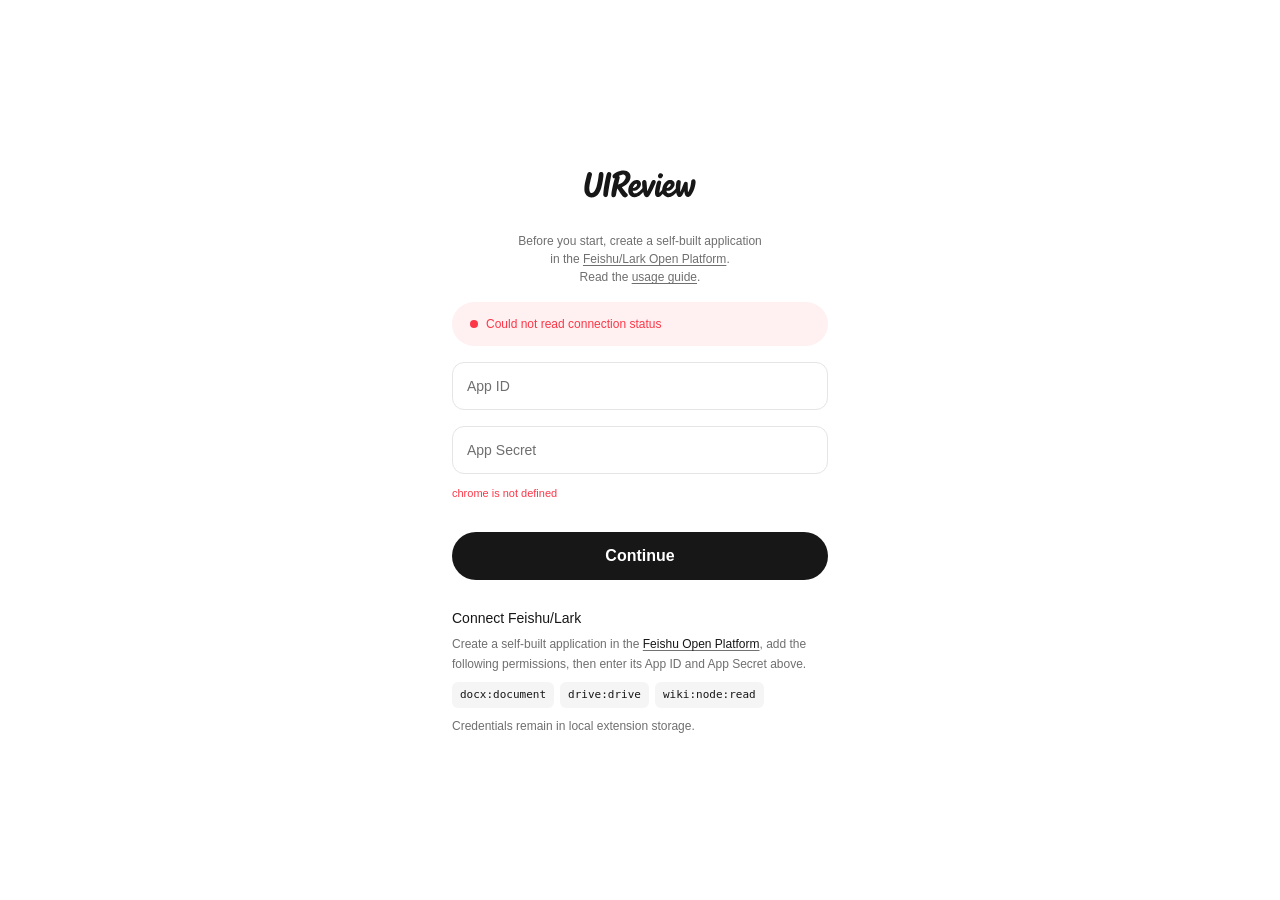
<file: options.html>
<!doctype html>
<html lang="en">
<head>
  <meta charset="utf-8">
  <meta name="viewport" content="width=device-width,initial-scale=1">
  <title>UIReview Settings</title>
  <link rel="stylesheet" href="options.css">
</head>
<body>
  <main class="settings-page" data-node-id="16:169">
    <a href="https://uirevu.com/" target="_blank" rel="noopener noreferrer" aria-label="UIReview website (opens in a new tab)">
      <img class="brand-logo" src="assets/uireview-logo.svg" width="120" height="40" alt="UIReview" data-node-id="20:304">
    </a>

    <section class="connection" data-node-id="16:179">
      <p class="setup-help" data-node-id="19:248">
        <span>Before you start, create a self-built application</span><br>
        <span>in the <a href="https://open.feishu.cn/app" target="_blank" rel="noreferrer">Feishu/Lark Open Platform</a>.</span><br>
        <span>Read the <a href="https://uirevu.com/docs.html" target="_blank" rel="noopener noreferrer">usage guide</a>.</span>
      </p>

      <div class="status" id="status" data-node-id="16:229" role="status" aria-live="polite">
        <span class="status-dot" aria-hidden="true"></span>
        <span id="statusText">Waiting to connect</span>
        <button class="clear-config" type="button" id="clearConfig" hidden>Clear</button>
      </div>

      <form id="form" novalidate>
        <label class="sr-only" for="appId">App ID</label>
        <input id="appId" name="appId" autocomplete="off" placeholder="App ID" aria-describedby="message">

        <label class="sr-only" for="appSecret">App Secret</label>
        <input id="appSecret" name="appSecret" type="password" autocomplete="new-password" placeholder="App Secret" aria-describedby="message">

        <p class="message" id="message" aria-live="polite"></p>

        <button class="continue-button" type="submit" id="save" data-node-id="16:201">
          <span>Continue</span>
        </button>
      </form>
    </section>

    <section class="connection-copy" data-node-id="16:236">
      <h2 data-node-id="16:237">Connect Feishu/Lark</h2>
      <p data-node-id="16:238">
        Create a self-built application in the
        <a href="https://open.feishu.cn/app" target="_blank" rel="noreferrer">Feishu Open Platform</a>, add the following
        permissions, then enter its App ID and App Secret above.
      </p>
      <ul class="permission-list" aria-label="Required Feishu permissions">
        <li><code>docx:document</code></li>
        <li><code>drive:drive</code></li>
        <li><code>wiki:node:read</code></li>
      </ul>
      <p>Credentials remain in local extension storage.</p>
    </section>
  </main>

  <script src="feishu-client.js"></script>
  <script src="options.js"></script>
</body>
</html>
</file>
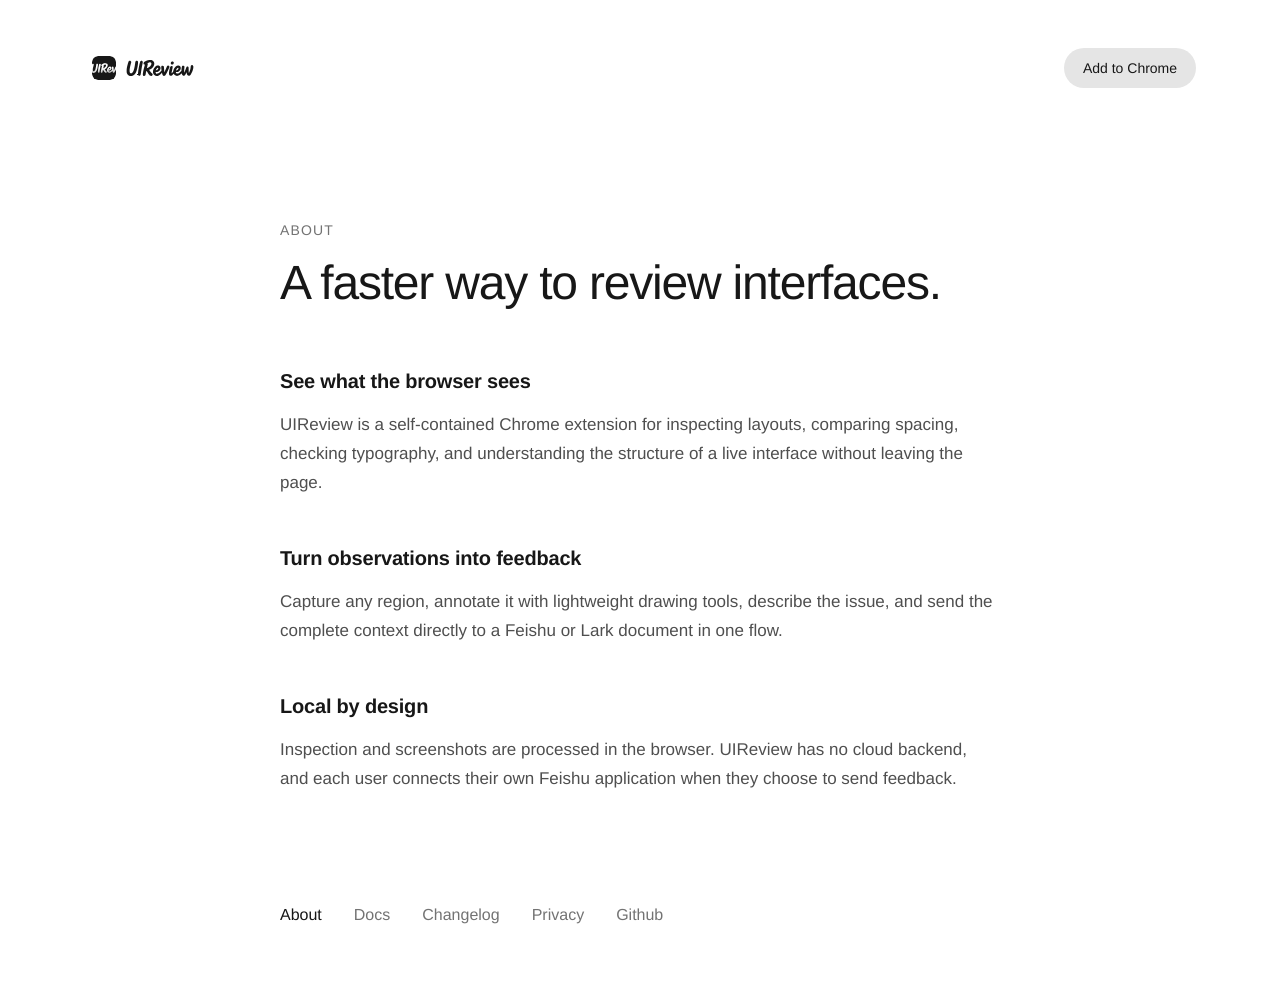
<file: website/about.html>
<!doctype html>
<html lang="en">
  <head>
    <meta charset="UTF-8" />
    <meta name="viewport" content="width=device-width, initial-scale=1" />
    <meta name="description" content="About UIReview, a fast browser-native tool for visual interface review." />
    <title>About — UIReview</title>
    <link rel="icon" href="assets/figma/brand-icon.svg" type="image/svg+xml" />
    <link rel="stylesheet" href="styles.css?v=20260913-3" />
  </head>
  <body class="legal-body">
    <header class="site-header">
      <nav class="nav-shell" aria-label="Primary navigation">
        <a class="brand" href="index.html" aria-label="UIReview home">
          <img src="assets/figma/brand-icon.svg" width="24" height="24" alt="" />
          <img src="assets/figma/brand-wordmark.svg" width="72" height="24" alt="UIReview" />
        </a>
        <a class="install-button" href="https://chromewebstore.google.com/detail/uireview/aciphknkafonjcakpmkmmgdpeejcnjda">Add to Chrome</a>
      </nav>
    </header>

    <main class="legal-page">
      <article class="legal-content content-article" aria-labelledby="about-title">
        <p class="content-kicker">About</p>
        <h1 id="about-title">A faster way to review interfaces.</h1>
        <div class="content-copy">
          <section class="content-section">
            <h2>See what the browser sees</h2>
            <p>
              UIReview is a self-contained Chrome extension for inspecting layouts, comparing spacing, checking typography,
              and understanding the structure of a live interface without leaving the page.
            </p>
          </section>
          <section class="content-section">
            <h2>Turn observations into feedback</h2>
            <p>
              Capture any region, annotate it with lightweight drawing tools, describe the issue, and send the complete
              context directly to a Feishu or Lark document in one flow.
            </p>
          </section>
          <section class="content-section">
            <h2>Local by design</h2>
            <p>
              Inspection and screenshots are processed in the browser. UIReview has no cloud backend, and each user connects
              their own Feishu application when they choose to send feedback.
            </p>
          </section>
        </div>
      </article>

      <footer class="site-footer">
        <a href="about.html" aria-current="page">About</a>
        <a href="docs.html">Docs</a>
        <a href="changelog.html">Changelog</a>
        <a href="privacy.html">Privacy</a>
        <a href="https://github.com/wubinui/UIReview" target="_blank" rel="noreferrer">Github</a>
      </footer>
    </main>
    <script>
      const siteHeader = document.querySelector(".site-header");
      const updateHeaderBackground = () => siteHeader.classList.toggle("is-scrolled", window.scrollY > 0);
      window.addEventListener("scroll", updateHeaderBackground, { passive: true });
      updateHeaderBackground();
    </script>
  </body>
</html>
</file>
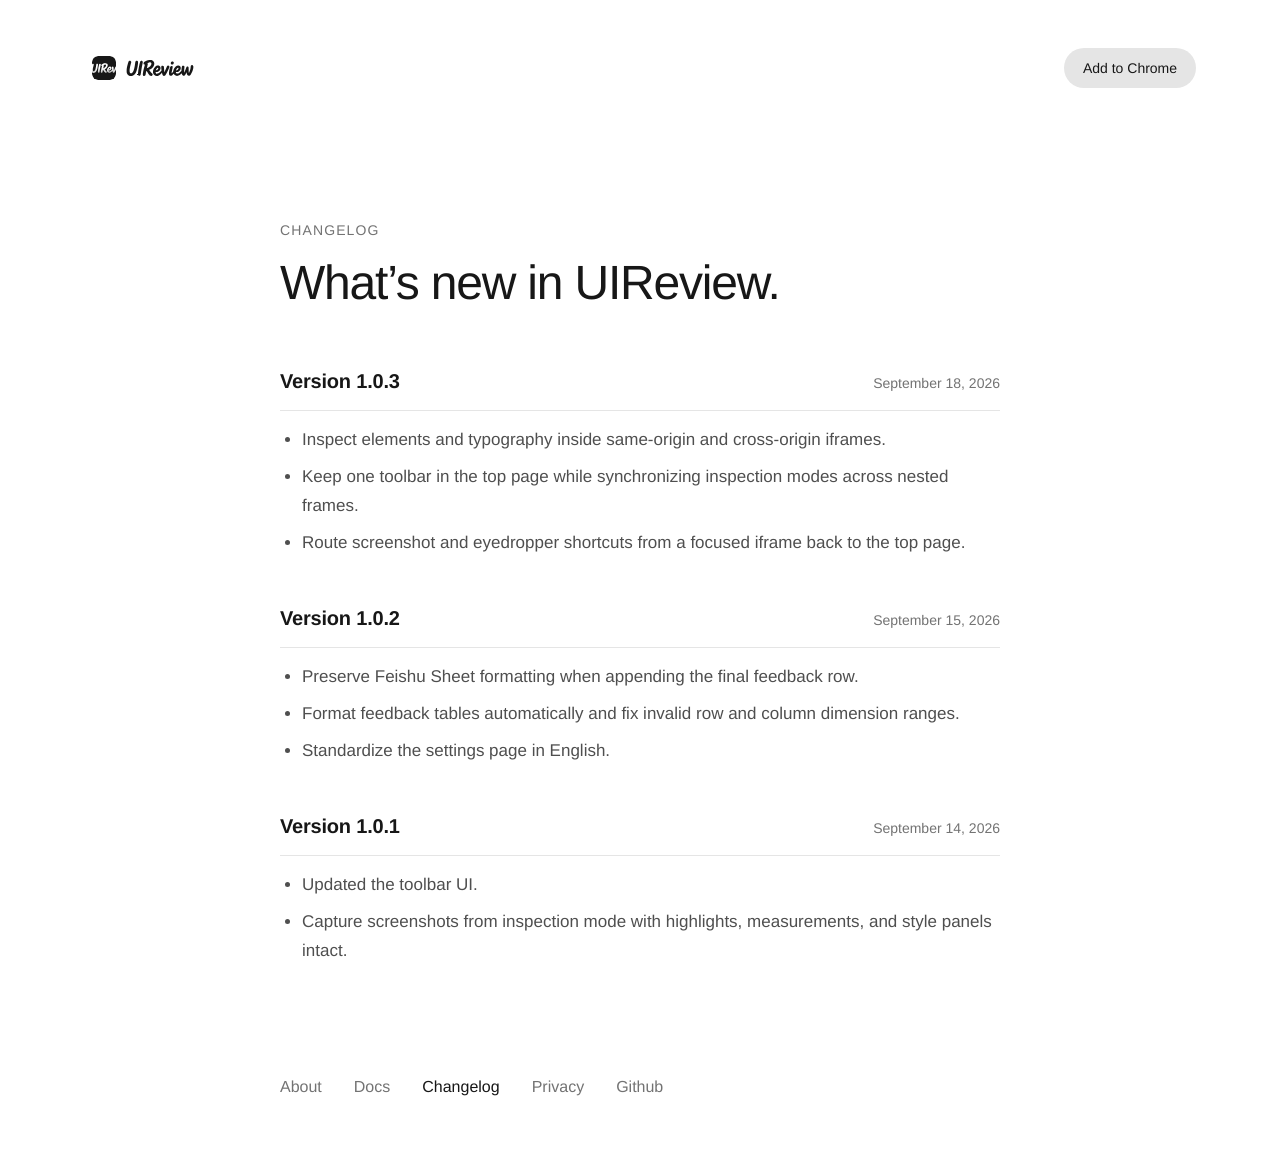
<file: website/changelog.html>
<!doctype html>
<html lang="en">
  <head>
    <meta charset="UTF-8" />
    <meta name="viewport" content="width=device-width, initial-scale=1" />
    <meta name="description" content="UIReview release notes and product updates." />
    <title>Changelog — UIReview</title>
    <link rel="icon" href="assets/figma/brand-icon.svg" type="image/svg+xml" />
    <link rel="stylesheet" href="styles.css?v=20260913-3" />
  </head>
  <body class="legal-body">
    <header class="site-header">
      <nav class="nav-shell" aria-label="Primary navigation">
        <a class="brand" href="index.html" aria-label="UIReview home">
          <img src="assets/figma/brand-icon.svg" width="24" height="24" alt="" />
          <img src="assets/figma/brand-wordmark.svg" width="72" height="24" alt="UIReview" />
        </a>
        <a class="install-button" href="https://chromewebstore.google.com/detail/uireview/aciphknkafonjcakpmkmmgdpeejcnjda">Add to Chrome</a>
      </nav>
    </header>

    <main class="legal-page">
      <article class="legal-content content-article" aria-labelledby="changelog-title">
        <p class="content-kicker">Changelog</p>
        <h1 id="changelog-title">What’s new in UIReview.</h1>
        <div class="content-copy">
          <section class="release-entry">
            <div class="release-meta">
              <h2>Version 1.0.3</h2>
              <span>September 18, 2026</span>
            </div>
            <ul>
              <li>Inspect elements and typography inside same-origin and cross-origin iframes.</li>
              <li>Keep one toolbar in the top page while synchronizing inspection modes across nested frames.</li>
              <li>Route screenshot and eyedropper shortcuts from a focused iframe back to the top page.</li>
            </ul>
          </section>
          <section class="release-entry">
            <div class="release-meta">
              <h2>Version 1.0.2</h2>
              <span>September 15, 2026</span>
            </div>
            <ul>
              <li>Preserve Feishu Sheet formatting when appending the final feedback row.</li>
              <li>Format feedback tables automatically and fix invalid row and column dimension ranges.</li>
              <li>Standardize the settings page in English.</li>
            </ul>
          </section>
          <section class="release-entry">
            <div class="release-meta">
              <h2>Version 1.0.1</h2>
              <span>September 14, 2026</span>
            </div>
            <ul>
              <li>Updated the toolbar UI.</li>
              <li>Capture screenshots from inspection mode with highlights, measurements, and style panels intact.</li>
            </ul>
          </section>
        </div>
      </article>

      <footer class="site-footer">
        <a href="about.html">About</a>
        <a href="docs.html">Docs</a>
        <a href="changelog.html" aria-current="page">Changelog</a>
        <a href="privacy.html">Privacy</a>
        <a href="https://github.com/wubinui/UIReview" target="_blank" rel="noreferrer">Github</a>
      </footer>
    </main>
    <script>
      const siteHeader = document.querySelector(".site-header");
      const updateHeaderBackground = () => siteHeader.classList.toggle("is-scrolled", window.scrollY > 0);
      window.addEventListener("scroll", updateHeaderBackground, { passive: true });
      updateHeaderBackground();
    </script>
  </body>
</html>
</file>
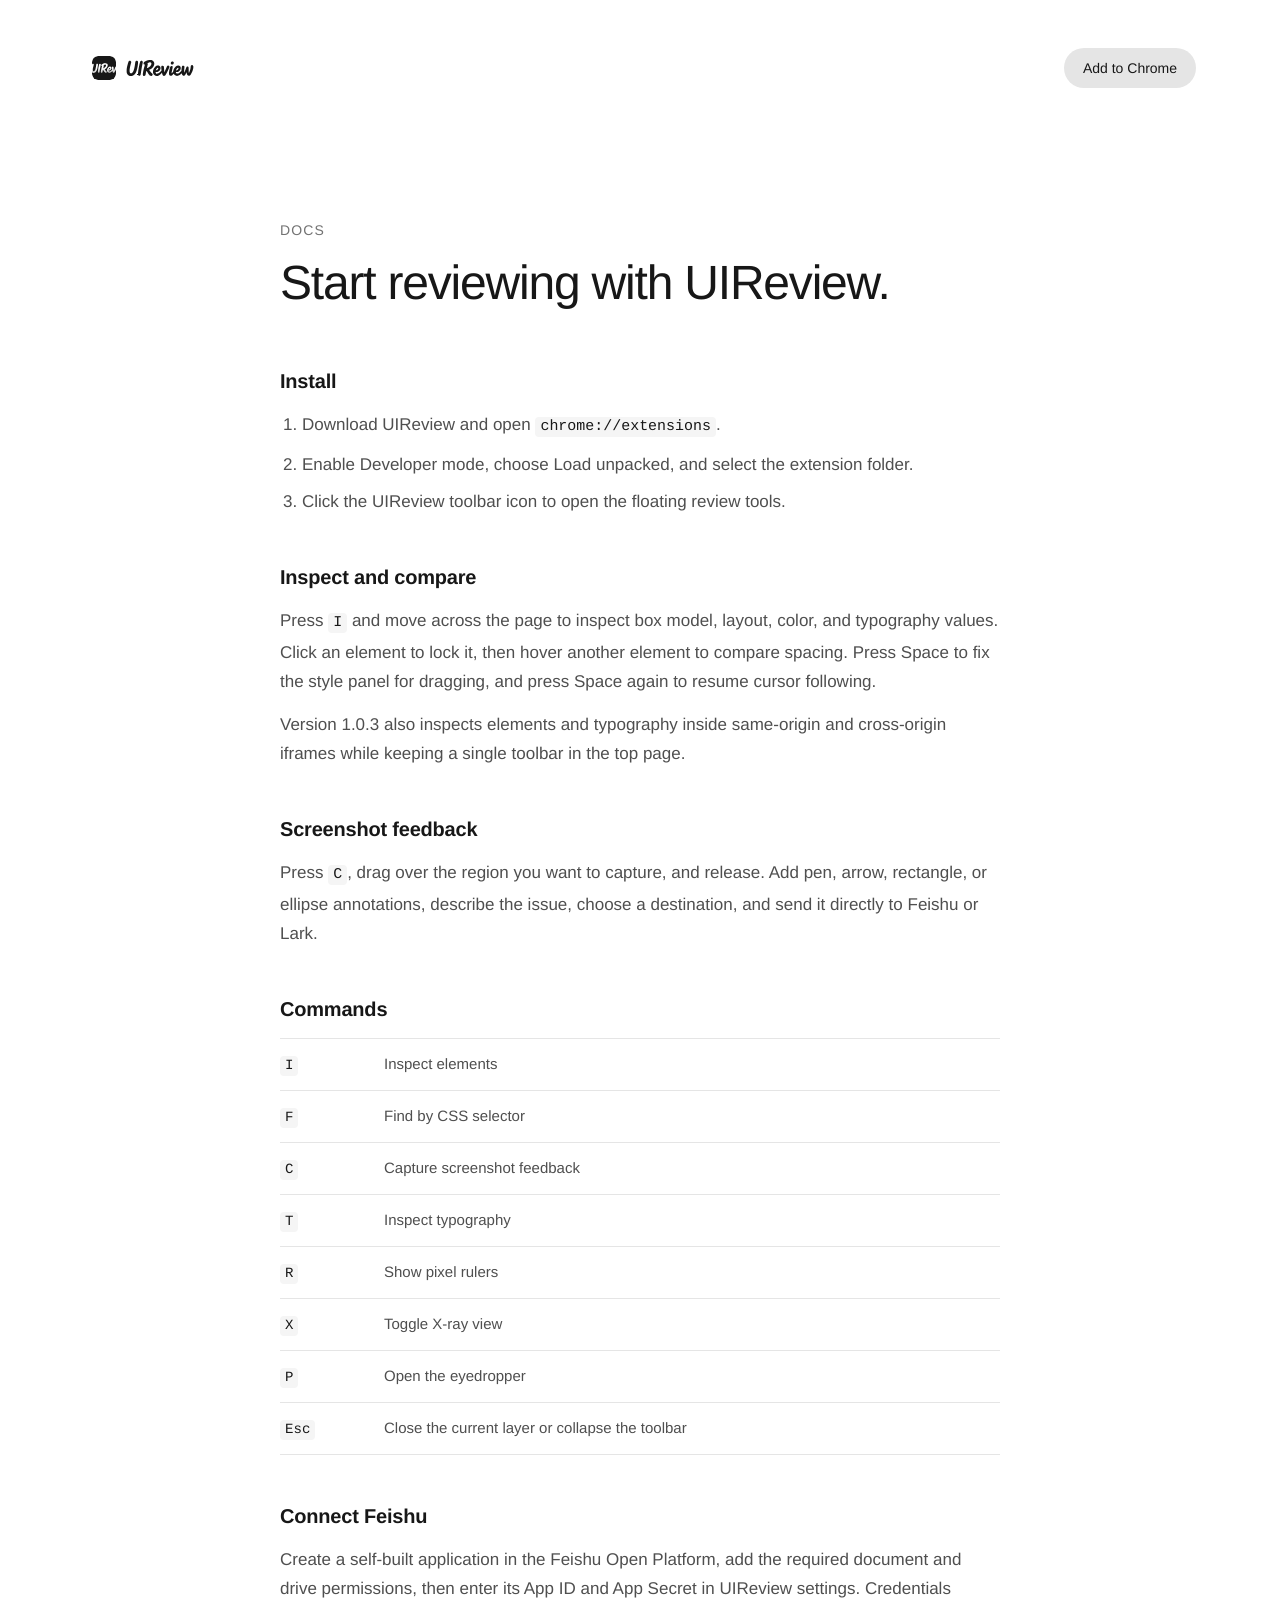
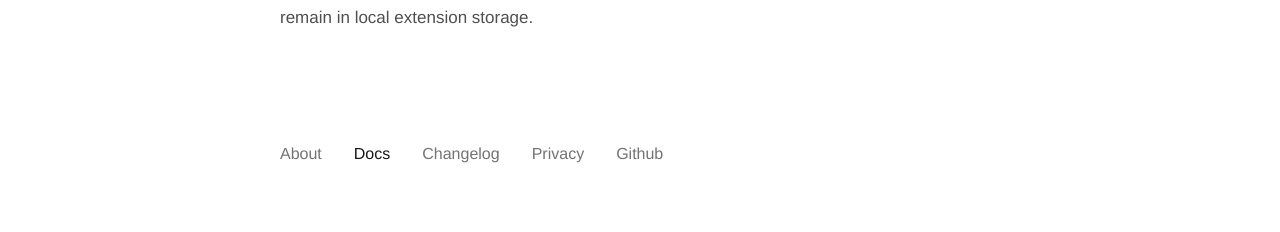
<file: website/docs.html>
<!doctype html>
<html lang="en">
  <head>
    <meta charset="UTF-8" />
    <meta name="viewport" content="width=device-width, initial-scale=1" />
    <meta name="description" content="UIReview installation, inspection, screenshot feedback, and keyboard command documentation." />
    <title>Docs — UIReview</title>
    <link rel="icon" href="assets/figma/brand-icon.svg" type="image/svg+xml" />
    <link rel="stylesheet" href="styles.css?v=20260913-3" />
  </head>
  <body class="legal-body">
    <header class="site-header">
      <nav class="nav-shell" aria-label="Primary navigation">
        <a class="brand" href="index.html" aria-label="UIReview home">
          <img src="assets/figma/brand-icon.svg" width="24" height="24" alt="" />
          <img src="assets/figma/brand-wordmark.svg" width="72" height="24" alt="UIReview" />
        </a>
        <a class="install-button" href="https://chromewebstore.google.com/detail/uireview/aciphknkafonjcakpmkmmgdpeejcnjda">Add to Chrome</a>
      </nav>
    </header>

    <main class="legal-page">
      <article class="legal-content content-article" aria-labelledby="docs-title">
        <p class="content-kicker">Docs</p>
        <h1 id="docs-title">Start reviewing with UIReview.</h1>
        <div class="content-copy">
          <section class="content-section">
            <h2>Install</h2>
            <ol>
              <li>Download UIReview and open <code>chrome://extensions</code>.</li>
              <li>Enable Developer mode, choose Load unpacked, and select the extension folder.</li>
              <li>Click the UIReview toolbar icon to open the floating review tools.</li>
            </ol>
          </section>
          <section class="content-section">
            <h2>Inspect and compare</h2>
            <p>
              Press <code>I</code> and move across the page to inspect box model, layout, color, and typography values. Click
              an element to lock it, then hover another element to compare spacing. Press Space to fix the style panel for
              dragging, and press Space again to resume cursor following.
            </p>
            <p>
              Version 1.0.3 also inspects elements and typography inside same-origin and cross-origin iframes while keeping a
              single toolbar in the top page.
            </p>
          </section>
          <section class="content-section">
            <h2>Screenshot feedback</h2>
            <p>
              Press <code>C</code>, drag over the region you want to capture, and release. Add pen, arrow, rectangle, or ellipse
              annotations, describe the issue, choose a destination, and send it directly to Feishu or Lark.
            </p>
          </section>
          <section class="content-section">
            <h2>Commands</h2>
            <dl class="command-list">
              <div><dt><code>I</code></dt><dd>Inspect elements</dd></div>
              <div><dt><code>F</code></dt><dd>Find by CSS selector</dd></div>
              <div><dt><code>C</code></dt><dd>Capture screenshot feedback</dd></div>
              <div><dt><code>T</code></dt><dd>Inspect typography</dd></div>
              <div><dt><code>R</code></dt><dd>Show pixel rulers</dd></div>
              <div><dt><code>X</code></dt><dd>Toggle X-ray view</dd></div>
              <div><dt><code>P</code></dt><dd>Open the eyedropper</dd></div>
              <div><dt><code>Esc</code></dt><dd>Close the current layer or collapse the toolbar</dd></div>
            </dl>
          </section>
          <section class="content-section">
            <h2>Connect Feishu</h2>
            <p>
              Create a self-built application in the Feishu Open Platform, add the required document and drive permissions,
              then enter its App ID and App Secret in UIReview settings. Credentials remain in local extension storage.
            </p>
          </section>
        </div>
      </article>

      <footer class="site-footer">
        <a href="about.html">About</a>
        <a href="docs.html" aria-current="page">Docs</a>
        <a href="changelog.html">Changelog</a>
        <a href="privacy.html">Privacy</a>
        <a href="https://github.com/wubinui/UIReview" target="_blank" rel="noreferrer">Github</a>
      </footer>
    </main>
    <script>
      const siteHeader = document.querySelector(".site-header");
      const updateHeaderBackground = () => siteHeader.classList.toggle("is-scrolled", window.scrollY > 0);
      window.addEventListener("scroll", updateHeaderBackground, { passive: true });
      updateHeaderBackground();
    </script>
  </body>
</html>
</file>
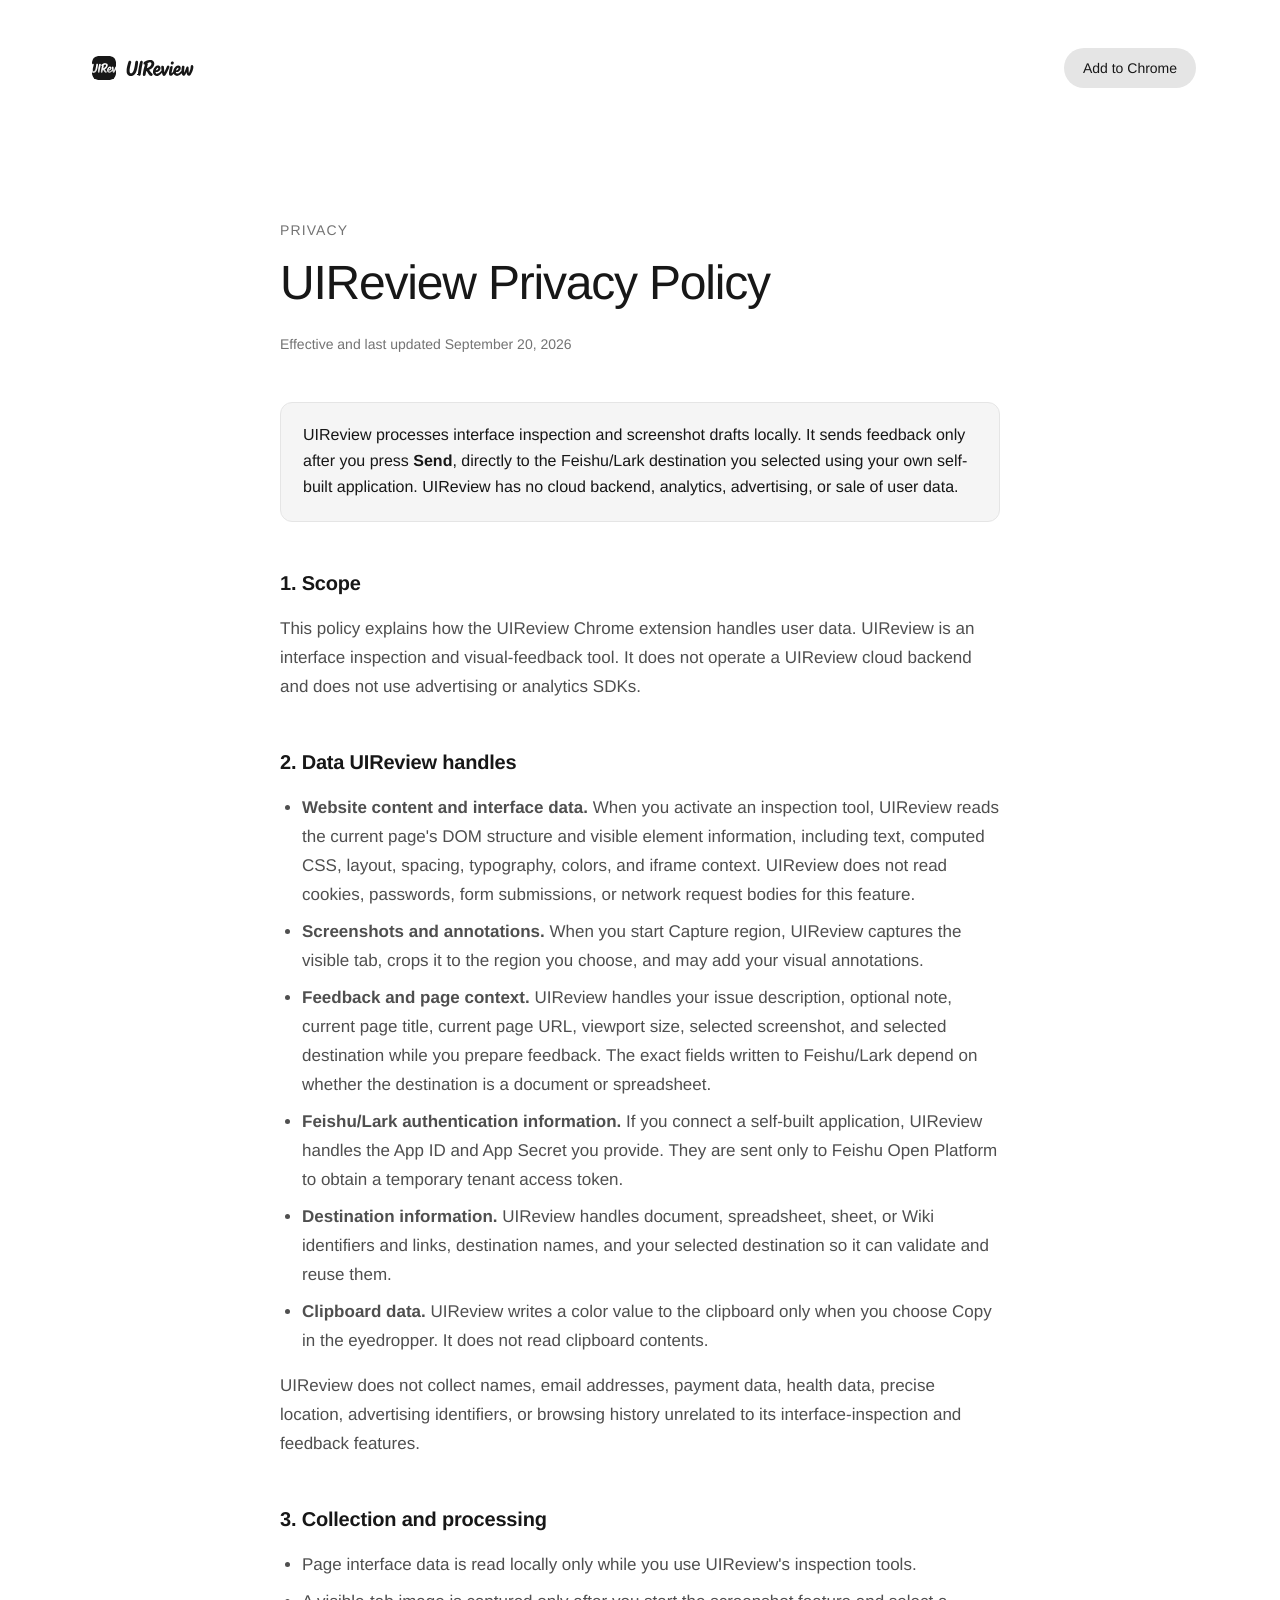
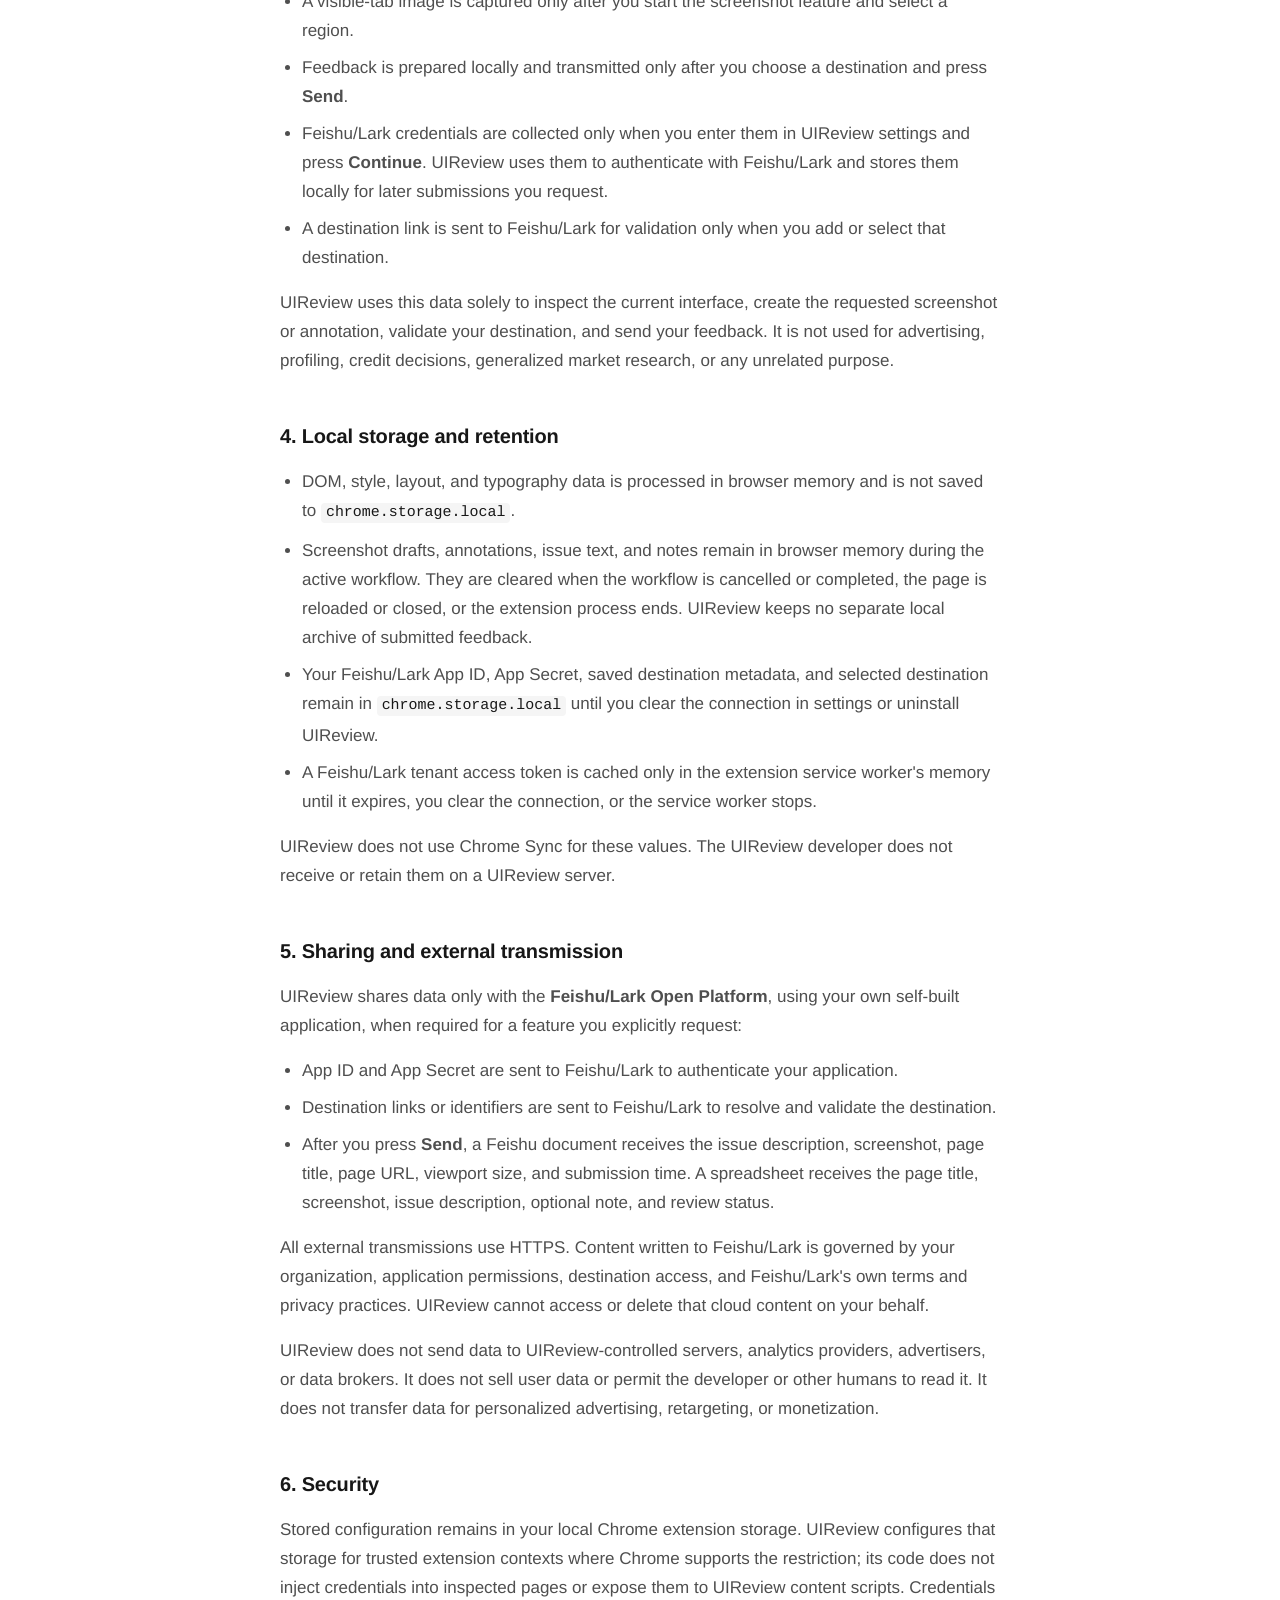
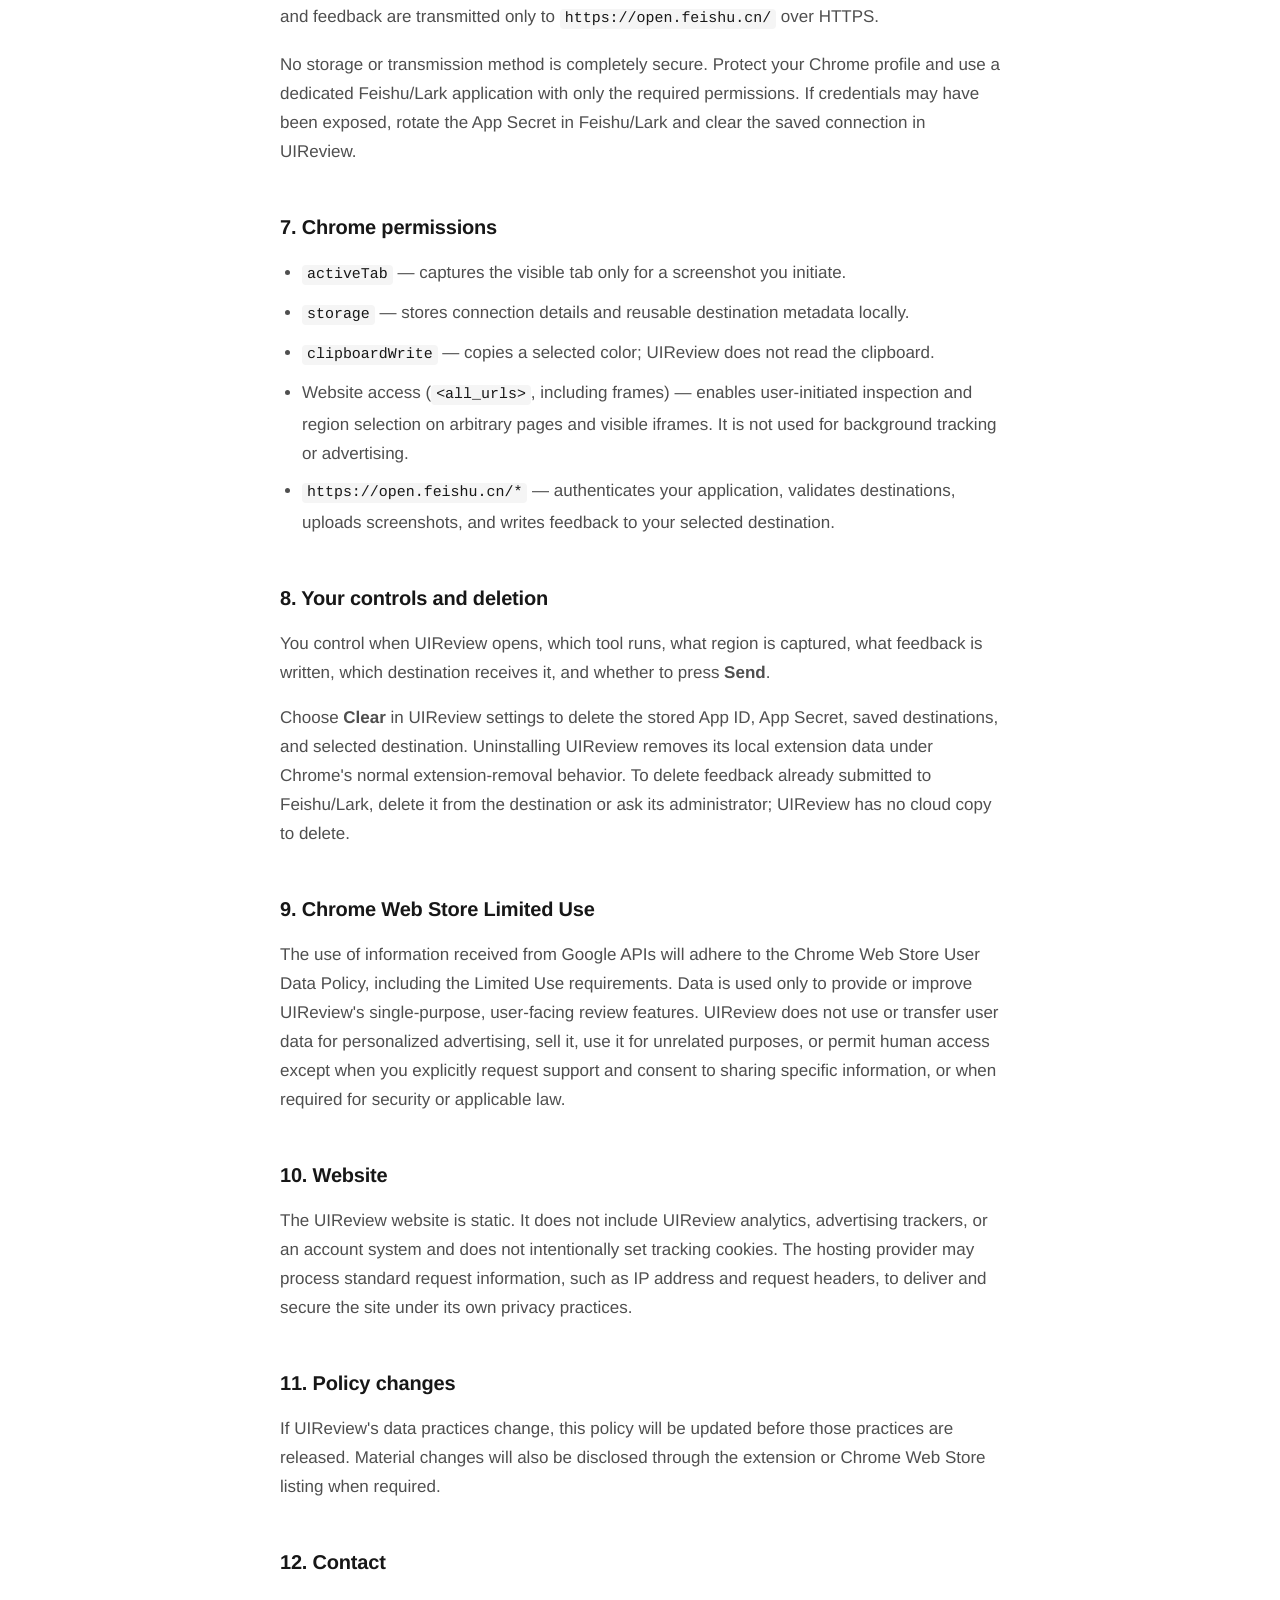
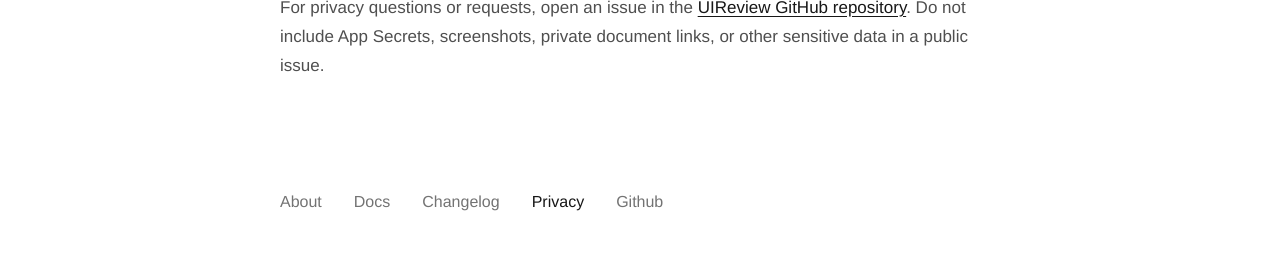
<file: website/privacy.html>
<!doctype html>
<html lang="en">
  <head>
    <meta charset="UTF-8" />
    <meta name="viewport" content="width=device-width, initial-scale=1" />
    <meta name="description" content="How UIReview collects, processes, stores, protects, and shares extension data." />
    <title>Privacy Policy — UIReview</title>
    <link rel="icon" href="assets/figma/brand-icon.svg" type="image/svg+xml" />
    <link rel="stylesheet" href="styles.css?v=20260920-1" />
  </head>
  <body class="legal-body">
    <header class="site-header">
      <nav class="nav-shell" aria-label="Primary navigation">
        <a class="brand" href="index.html" aria-label="UIReview home">
          <img src="assets/figma/brand-icon.svg" width="24" height="24" alt="" />
          <img src="assets/figma/brand-wordmark.svg" width="72" height="24" alt="UIReview" />
        </a>
        <a class="install-button" href="https://chromewebstore.google.com/detail/uireview/aciphknkafonjcakpmkmmgdpeejcnjda">Add to Chrome</a>
      </nav>
    </header>

    <main class="legal-page">
      <article class="legal-content content-article" aria-labelledby="privacy-title">
        <p class="content-kicker">Privacy</p>
        <h1 id="privacy-title">UIReview Privacy Policy</h1>
        <p class="privacy-date">Effective and last updated September 20, 2026</p>

        <div class="privacy-summary" aria-label="Privacy summary">
          <p>
            UIReview processes interface inspection and screenshot drafts locally. It sends feedback only after you press
            <strong>Send</strong>, directly to the Feishu/Lark destination you selected using your own self-built application.
            UIReview has no cloud backend, analytics, advertising, or sale of user data.
          </p>
        </div>

        <div class="content-copy privacy-copy">
          <section class="content-section">
            <h2>1. Scope</h2>
            <p>
              This policy explains how the UIReview Chrome extension handles user data. UIReview is an interface inspection
              and visual-feedback tool. It does not operate a UIReview cloud backend and does not use advertising or analytics
              SDKs.
            </p>
          </section>

          <section class="content-section">
            <h2>2. Data UIReview handles</h2>
            <ul>
              <li>
                <strong>Website content and interface data.</strong> When you activate an inspection tool, UIReview reads the
                current page's DOM structure and visible element information, including text, computed CSS, layout, spacing,
                typography, colors, and iframe context. UIReview does not read cookies, passwords, form submissions, or network
                request bodies for this feature.
              </li>
              <li>
                <strong>Screenshots and annotations.</strong> When you start Capture region, UIReview captures the visible tab,
                crops it to the region you choose, and may add your visual annotations.
              </li>
              <li>
                <strong>Feedback and page context.</strong> UIReview handles your issue description, optional note, current page
                title, current page URL, viewport size, selected screenshot, and selected destination while you prepare feedback.
                The exact fields written to Feishu/Lark depend on whether the destination is a document or spreadsheet.
              </li>
              <li>
                <strong>Feishu/Lark authentication information.</strong> If you connect a self-built application, UIReview
                handles the App ID and App Secret you provide. They are sent only to Feishu Open Platform to obtain a temporary
                tenant access token.
              </li>
              <li>
                <strong>Destination information.</strong> UIReview handles document, spreadsheet, sheet, or Wiki identifiers and
                links, destination names, and your selected destination so it can validate and reuse them.
              </li>
              <li>
                <strong>Clipboard data.</strong> UIReview writes a color value to the clipboard only when you choose Copy in the
                eyedropper. It does not read clipboard contents.
              </li>
            </ul>
            <p>
              UIReview does not collect names, email addresses, payment data, health data, precise location, advertising
              identifiers, or browsing history unrelated to its interface-inspection and feedback features.
            </p>
          </section>

          <section class="content-section">
            <h2>3. Collection and processing</h2>
            <ul>
              <li>Page interface data is read locally only while you use UIReview's inspection tools.</li>
              <li>A visible-tab image is captured only after you start the screenshot feature and select a region.</li>
              <li>Feedback is prepared locally and transmitted only after you choose a destination and press <strong>Send</strong>.</li>
              <li>
                Feishu/Lark credentials are collected only when you enter them in UIReview settings and press
                <strong>Continue</strong>. UIReview uses them to authenticate with Feishu/Lark and stores them locally for later
                submissions you request.
              </li>
              <li>A destination link is sent to Feishu/Lark for validation only when you add or select that destination.</li>
            </ul>
            <p>
              UIReview uses this data solely to inspect the current interface, create the requested screenshot or annotation,
              validate your destination, and send your feedback. It is not used for advertising, profiling, credit decisions,
              generalized market research, or any unrelated purpose.
            </p>
          </section>

          <section class="content-section">
            <h2>4. Local storage and retention</h2>
            <ul>
              <li>
                DOM, style, layout, and typography data is processed in browser memory and is not saved to
                <code>chrome.storage.local</code>.
              </li>
              <li>
                Screenshot drafts, annotations, issue text, and notes remain in browser memory during the active workflow. They
                are cleared when the workflow is cancelled or completed, the page is reloaded or closed, or the extension
                process ends. UIReview keeps no separate local archive of submitted feedback.
              </li>
              <li>
                Your Feishu/Lark App ID, App Secret, saved destination metadata, and selected destination remain in
                <code>chrome.storage.local</code> until you clear the connection in settings or uninstall UIReview.
              </li>
              <li>
                A Feishu/Lark tenant access token is cached only in the extension service worker's memory until it expires, you
                clear the connection, or the service worker stops.
              </li>
            </ul>
            <p>
              UIReview does not use Chrome Sync for these values. The UIReview developer does not receive or retain them on a
              UIReview server.
            </p>
          </section>

          <section class="content-section">
            <h2>5. Sharing and external transmission</h2>
            <p>
              UIReview shares data only with the <strong>Feishu/Lark Open Platform</strong>, using your own self-built
              application, when required for a feature you explicitly request:
            </p>
            <ul>
              <li>App ID and App Secret are sent to Feishu/Lark to authenticate your application.</li>
              <li>Destination links or identifiers are sent to Feishu/Lark to resolve and validate the destination.</li>
              <li>
                After you press <strong>Send</strong>, a Feishu document receives the issue description, screenshot, page title,
                page URL, viewport size, and submission time. A spreadsheet receives the page title, screenshot, issue
                description, optional note, and review status.
              </li>
            </ul>
            <p>
              All external transmissions use HTTPS. Content written to Feishu/Lark is governed by your organization, application
              permissions, destination access, and Feishu/Lark's own terms and privacy practices. UIReview cannot access or
              delete that cloud content on your behalf.
            </p>
            <p>
              UIReview does not send data to UIReview-controlled servers, analytics providers, advertisers, or data brokers. It
              does not sell user data or permit the developer or other humans to read it. It does not transfer data for
              personalized advertising, retargeting, or monetization.
            </p>
          </section>

          <section class="content-section">
            <h2>6. Security</h2>
            <p>
              Stored configuration remains in your local Chrome extension storage. UIReview configures that storage for trusted
              extension contexts where Chrome supports the restriction; its code does not inject credentials into inspected
              pages or expose them to UIReview content scripts. Credentials and feedback are transmitted only to
              <code>https://open.feishu.cn/</code> over HTTPS.
            </p>
            <p>
              No storage or transmission method is completely secure. Protect your Chrome profile and use a dedicated
              Feishu/Lark application with only the required permissions. If credentials may have been exposed, rotate the App
              Secret in Feishu/Lark and clear the saved connection in UIReview.
            </p>
          </section>

          <section class="content-section">
            <h2>7. Chrome permissions</h2>
            <ul>
              <li><code>activeTab</code> — captures the visible tab only for a screenshot you initiate.</li>
              <li><code>storage</code> — stores connection details and reusable destination metadata locally.</li>
              <li><code>clipboardWrite</code> — copies a selected color; UIReview does not read the clipboard.</li>
              <li>
                Website access (<code>&lt;all_urls&gt;</code>, including frames) — enables user-initiated inspection and region
                selection on arbitrary pages and visible iframes. It is not used for background tracking or advertising.
              </li>
              <li>
                <code>https://open.feishu.cn/*</code> — authenticates your application, validates destinations, uploads
                screenshots, and writes feedback to your selected destination.
              </li>
            </ul>
          </section>

          <section class="content-section">
            <h2>8. Your controls and deletion</h2>
            <p>
              You control when UIReview opens, which tool runs, what region is captured, what feedback is written, which
              destination receives it, and whether to press <strong>Send</strong>.
            </p>
            <p>
              Choose <strong>Clear</strong> in UIReview settings to delete the stored App ID, App Secret, saved destinations, and
              selected destination. Uninstalling UIReview removes its local extension data under Chrome's normal
              extension-removal behavior. To delete feedback already submitted to Feishu/Lark, delete it from the destination or
              ask its administrator; UIReview has no cloud copy to delete.
            </p>
          </section>

          <section class="content-section">
            <h2>9. Chrome Web Store Limited Use</h2>
            <p>
              The use of information received from Google APIs will adhere to the Chrome Web Store User Data Policy, including
              the Limited Use requirements. Data is used only to provide or improve UIReview's single-purpose, user-facing review
              features. UIReview does not use or transfer user data for personalized advertising, sell it, use it for unrelated
              purposes, or permit human access except when you explicitly request support and consent to sharing specific
              information, or when required for security or applicable law.
            </p>
          </section>

          <section class="content-section">
            <h2>10. Website</h2>
            <p>
              The UIReview website is static. It does not include UIReview analytics, advertising trackers, or an account system
              and does not intentionally set tracking cookies. The hosting provider may process standard request information,
              such as IP address and request headers, to deliver and secure the site under its own privacy practices.
            </p>
          </section>

          <section class="content-section">
            <h2>11. Policy changes</h2>
            <p>
              If UIReview's data practices change, this policy will be updated before those practices are released. Material
              changes will also be disclosed through the extension or Chrome Web Store listing when required.
            </p>
          </section>

          <section class="content-section">
            <h2>12. Contact</h2>
            <p>
              For privacy questions or requests, open an issue in the
              <a href="https://github.com/wubinui/UIReview/issues" target="_blank" rel="noreferrer">UIReview GitHub repository</a>.
              Do not include App Secrets, screenshots, private document links, or other sensitive data in a public issue.
            </p>
          </section>
        </div>
      </article>

      <footer class="site-footer">
        <a href="about.html">About</a>
        <a href="docs.html">Docs</a>
        <a href="changelog.html">Changelog</a>
        <a href="privacy.html" aria-current="page">Privacy</a>
        <a href="https://github.com/wubinui/UIReview" target="_blank" rel="noreferrer">Github</a>
      </footer>
    </main>
    <script>
      const siteHeader = document.querySelector(".site-header");
      const updateHeaderBackground = () => siteHeader.classList.toggle("is-scrolled", window.scrollY > 0);
      window.addEventListener("scroll", updateHeaderBackground, { passive: true });
      updateHeaderBackground();
    </script>
  </body>
</html>
</file>
<file: options.css>
:root {
  color-scheme: light;
  --neutral-0: #fff;
  --neutral-100: #f5f5f5;
  --neutral-200: #e5e5e5;
  --neutral-300: #d4d4d4;
  --neutral-500: #737373;
  --neutral-600: #6f6f6f;
  --neutral-900: #171717;
  --blue-500: #335cff;
  --red-500: #fb3748;
  --green-500: #1fc16b;
  --spacing-2: 8px;
  --spacing-3: 12px;
  --spacing-4: 16px;
  --radius-md: 8px;
  --radius-lg: 10px;
  --radius-xl: 12px;
  --radius-full: 999px;
  font-family: "PingFang SC", "Helvetica Neue", Arial, sans-serif;
  color: var(--neutral-900);
  background: var(--neutral-0);
  font-synthesis: none;
}

* { box-sizing: border-box; }
html, body { min-height: 100%; }
body {
  display: grid;
  min-height: 100vh;
  margin: 0;
  padding: 24px 16px;
  place-items: center;
  overflow-x: hidden;
  background: var(--neutral-0);
}
button, input { font: inherit; }

.settings-page {
  display: flex;
  flex-direction: column;
  align-items: center;
  gap: 28px;
  width: min(376px, 100%);
  margin: auto;
}

.brand-logo {
  display: block;
  width: 120px;
  height: 40px;
  flex: none;
}

.connection { display: flex; flex-direction: column; gap: var(--spacing-4); width: 100%; }
.setup-help { width: 100%; margin: 0; color: var(--neutral-600); font-size: 12px; font-weight: 400; line-height: 18px; text-align: center; }
.setup-help a { color: inherit; text-decoration: none; }
.setup-help a:last-child { text-decoration: underline; text-underline-offset: 2px; }

.status {
  display: flex;
  align-items: center;
  gap: var(--spacing-2);
  width: 100%;
  min-height: 44px;
  padding: 13px 18px;
  border-radius: var(--radius-full);
  background: var(--neutral-100);
  color: var(--neutral-900);
  font-size: 12px;
  line-height: 18px;
  transition: background-color 160ms ease, color 160ms ease;
}

.status-dot { width: 8px; height: 8px; flex: none; border-radius: 50%; background: #dadada; }
.status.connected .status-dot { background: var(--green-500); }
.status.error { color: var(--red-500); background: rgba(251, 55, 72, .07); }
.status.error .status-dot { background: var(--red-500); }
.clear-config {
  flex: none;
  margin-left: auto;
  padding: 0;
  border: 0;
  outline: 0;
  background: transparent;
  color: var(--red-500);
  cursor: pointer;
  font-size: 12px;
  font-weight: 400;
  line-height: 18px;
}
.clear-config:hover { color: var(--red-500); opacity: .76; }
.clear-config:focus-visible { outline: 2px solid rgba(251, 55, 72, .3); outline-offset: 3px; border-radius: 2px; }
.clear-config:disabled { cursor: wait; opacity: .5; }
.clear-config[hidden] { display: none; }

form { display: contents; }
input {
  display: block;
  width: 100%;
  height: 48px;
  padding: 14px;
  border: 1px solid var(--neutral-200);
  border-radius: var(--radius-xl);
  outline: 0;
  background: var(--neutral-0);
  color: var(--neutral-900);
  font-size: 14px;
  line-height: 20px;
  transition: border-color 140ms ease, box-shadow 140ms ease;
}
input::placeholder { color: var(--neutral-600); opacity: 1; }
input:hover { border-color: var(--neutral-300); }
input:focus { border-color: var(--neutral-900); box-shadow: 0 0 0 2px rgba(23, 23, 23, .08); }

.message { display: none; width: 100%; margin: -6px 0 0; color: var(--neutral-600); font-size: 11px; line-height: 18px; }
.message:not(:empty) { display: block; }
.message.error { color: var(--red-500); }
.message.success { color: var(--green-500); }

.continue-button {
  display: flex;
  align-items: center;
  justify-content: center;
  width: 100%;
  min-height: 48px;
  margin-top: 14px;
  padding: 13px 20px;
  overflow: hidden;
  border: 0;
  border-radius: var(--radius-full);
  background: var(--neutral-900);
  color: var(--neutral-0);
  cursor: pointer;
  font-size: 16px;
  font-weight: 600;
  line-height: 22px;
  transition: background-color 140ms ease, transform 100ms ease, opacity 140ms ease;
}
.continue-button:hover { background: #2b2b2b; }
.continue-button:active { transform: scale(.99); }
.continue-button:focus-visible { outline: 2px solid var(--neutral-900); outline-offset: 3px; }
.continue-button:disabled { cursor: wait; opacity: .56; }

.connection-copy { display: flex; flex-direction: column; gap: 6px; width: 100%; }
.connection-copy h2 { width: 100%; margin: 0; color: var(--neutral-900); font-size: 14px; font-weight: 500; line-height: 20px; }
.connection-copy p { width: 100%; margin: 0; color: var(--neutral-600); font-size: 12px; font-weight: 400; line-height: 20px; }
.connection-copy a { color: var(--neutral-900); text-decoration-color: var(--neutral-500); text-underline-offset: 2px; }
.connection-copy a:hover { text-decoration-color: var(--neutral-900); }
.permission-list { display: flex; flex-wrap: wrap; gap: 6px; width: 100%; margin: 2px 0; padding: 0; list-style: none; }
.permission-list li { margin: 0; }
.permission-list code { display: inline-flex; align-items: center; min-height: 26px; padding: 4px 8px; border-radius: 6px; background: var(--neutral-100); color: var(--neutral-900); font: 11px/18px "SFMono-Regular", Menlo, Consolas, monospace; }

.sr-only { position: absolute; width: 1px; height: 1px; padding: 0; margin: -1px; overflow: hidden; clip: rect(0, 0, 0, 0); white-space: nowrap; border: 0; }

@media (max-width: 408px) { .setup-help { white-space: normal; } }
@media (max-height: 500px) { body { place-items: start center; } }
</file>
<file: website/styles.css>
:root {
  color-scheme: light;
  --neutral-0: #ffffff;
  --neutral-100: #f5f5f5;
  --neutral-200: #e5e5e5;
  --neutral-500: #737373;
  --neutral-900: #171717;
  --content-width: 896px;
  --shell-width: 1128px;
  font-family: "SF Pro Text", "SF Pro Display", -apple-system, BlinkMacSystemFont, "PingFang SC", "Helvetica Neue", Arial, sans-serif;
  font-synthesis: none;
  text-rendering: geometricPrecision;
}

* {
  box-sizing: border-box;
}

html {
  min-width: 320px;
  scroll-behavior: smooth;
}

html.demo-controlled-scroll {
  scroll-behavior: auto !important;
}

body {
  --dock-clearance: 0px;
  min-width: 320px;
  margin: 0;
  color: var(--neutral-900);
  background: var(--neutral-0);
  -webkit-font-smoothing: antialiased;
}

body.toolbar-docked {
  --dock-clearance: 80px;
}

button,
a {
  -webkit-tap-highlight-color: transparent;
}

button {
  color: inherit;
  font: inherit;
}

.site-header {
  position: fixed;
  z-index: 100;
  top: 40px;
  left: 0;
  width: 100%;
  padding: 0 24px;
  transition: transform 320ms cubic-bezier(0.22, 1, 0.36, 1);
}

.nav-shell {
  position: relative;
  display: flex;
  align-items: center;
  justify-content: flex-end;
  width: min(100%, var(--shell-width));
  height: 56px;
  margin: 0 auto;
  padding: 8px 8px 8px 16px;
  border-radius: 999px;
  isolation: isolate;
  transition: width 420ms cubic-bezier(0.32, 0.72, 0, 1), padding-left 420ms cubic-bezier(0.32, 0.72, 0, 1);
  will-change: width;
}

.site-header.is-compact .nav-shell {
  width: 148px;
  padding-left: 8px;
}

.nav-shell::before {
  position: absolute;
  z-index: -1;
  inset: 0;
  border-radius: inherit;
  background: rgb(229 229 229 / 56%);
  backdrop-filter: blur(6px);
  -webkit-backdrop-filter: blur(6px);
  content: "";
  opacity: 0;
  transition: opacity 360ms cubic-bezier(0.32, 0.72, 0, 1);
}

.site-header.is-scrolled .nav-shell::before {
  opacity: 1;
}

.site-header.is-compact .nav-shell::before {
  opacity: 0;
}

.brand {
  position: absolute;
  left: 16px;
  display: flex;
  gap: 8px;
  align-items: center;
  color: inherit;
  text-decoration: none;
  transform-origin: left center;
  transition: opacity 240ms ease, transform 360ms cubic-bezier(0.32, 0.72, 0, 1), visibility 0s linear;
}

.site-header.is-compact .brand {
  opacity: 0;
  pointer-events: none;
  transform: translateY(-4px) scale(0.96);
  transition: opacity 240ms ease, transform 360ms cubic-bezier(0.32, 0.72, 0, 1), visibility 0s linear 240ms;
  visibility: hidden;
}

.brand img,
.feature-icon {
  display: block;
  flex: none;
}

.install-button {
  display: inline-flex;
  flex: none;
  align-items: center;
  justify-content: center;
  width: 132px;
  height: 40px;
  padding: 10px 16px;
  border-radius: 999px;
  color: var(--neutral-900);
  background: var(--neutral-200);
  font-family: "PingFang SC", "SF Pro Text", -apple-system, sans-serif;
  font-size: 14px;
  font-weight: 400;
  line-height: 20px;
  text-decoration: none;
  transition: color 240ms ease, background-color 240ms ease, box-shadow 240ms ease, transform 160ms ease;
}

.site-header.is-compact .install-button {
  color: var(--neutral-0);
  background: var(--neutral-900);
  box-shadow: 0 8px 24px rgb(0 0 0 / 16%);
}

.install-button:hover {
  background: rgb(212 212 212 / 72%);
}

.site-header.is-compact .install-button:hover {
  background: #2b2b2b;
}

.install-button:active {
  transform: scale(0.98);
}

.page-wrap {
  display: flex;
  flex-direction: column;
  align-items: center;
  width: min(100%, var(--shell-width));
  margin: 0 auto;
  padding: 92px 24px 0;
}

.hero {
  display: flex;
  flex-direction: column;
  align-items: center;
  justify-content: center;
  width: min(100%, var(--content-width));
  padding: 168px 0;
  gap: 104px;
}

.hero-copy {
  display: flex;
  flex-direction: column;
  align-items: center;
  gap: 24px;
  text-align: center;
  transform-origin: center center;
  transition: transform 1s cubic-bezier(0.22, 1, 0.36, 1), opacity 1s ease;
}

body.demo-act2 .hero-copy {
  opacity: 0.4;
  transform: scale(0.72) translateY(-28px);
}

.hero h1 {
  margin: 0;
  color: var(--neutral-900);
  font-family: "SF Pro Display", "SF Pro Text", -apple-system, BlinkMacSystemFont, sans-serif;
  font-size: 64px;
  font-weight: 510;
  letter-spacing: 4px;
  line-height: 72px;
}

.hero-copy p {
  width: min(100%, 784px);
  margin: 0;
  color: var(--neutral-500);
  font-family: "PingFang SC", "SF Pro Text", -apple-system, sans-serif;
  font-size: 20px;
  font-weight: 400;
  line-height: 28px;
}

.toolbar-dock {
  position: relative;
  display: flex;
  justify-content: center;
  width: 100%;
  height: 48px;
}

.demo-cursor {
  position: fixed;
  z-index: 1001;
  top: 0;
  left: 0;
  width: 22px;
  height: 22px;
  opacity: 0;
  pointer-events: none;
  transform: translate3d(-40px, -40px, 0);
  transition: opacity 300ms ease;
  will-change: transform, opacity;
}

.demo-cursor svg {
  display: block;
  width: 22px;
  height: 22px;
  overflow: visible;
  filter: drop-shadow(0 1px 3px rgb(0 0 0 / 35%)) drop-shadow(0 0 1px rgb(255 255 255 / 90%));
  transform: scale(1);
  transform-origin: 2px 2px;
  transition: transform 120ms ease;
}

.demo-cursor path {
  fill: var(--neutral-900);
  stroke: var(--neutral-0);
  stroke-linejoin: round;
  stroke-width: 2.4px;
}

.demo-cursor-ring {
  position: absolute;
  top: -4px;
  left: -4px;
  width: 12px;
  height: 12px;
  border: 2px solid rgb(13 153 255 / 85%);
  border-radius: 50%;
  opacity: 0;
  transform: scale(0.6);
}

.demo-cursor.is-visible {
  opacity: 1;
}

.demo-cursor.is-pressed svg {
  transform: scale(0.82);
}

.demo-cursor.is-rippling .demo-cursor-ring {
  animation: demo-cursor-ring 450ms ease-out;
}

.inspect-guide {
  position: fixed;
  z-index: 1002;
  top: 0;
  left: 0;
  width: 0;
  height: 0;
  pointer-events: none;
}

.inspect-guide-bubble {
  position: absolute;
  bottom: 12px;
  left: 50%;
  padding: 8px 11px;
  border-radius: 8px;
  color: var(--neutral-0);
  background: var(--neutral-900);
  box-shadow: 0 6px 20px rgb(0 0 0 / 22%);
  font-size: 12px;
  font-weight: 500;
  line-height: 16px;
  opacity: 0;
  transform: translate(-50%, 7px) scale(0.96);
  transform-origin: center bottom;
  transition: opacity 180ms ease, transform 260ms cubic-bezier(0.32, 0.72, 0, 1);
  white-space: nowrap;
}

.inspect-guide-bubble::after {
  position: absolute;
  top: 100%;
  left: 50%;
  width: 0;
  height: 0;
  border-top: 5px solid var(--neutral-900);
  border-right: 5px solid transparent;
  border-left: 5px solid transparent;
  content: "";
  transform: translateX(-50%);
}

.inspect-guide-ring {
  position: absolute;
  top: -5px;
  left: -21px;
  width: 42px;
  height: 42px;
  border: 2px solid rgb(23 23 23 / 70%);
  border-radius: 11px;
  opacity: 0;
}

.inspect-guide.is-visible .inspect-guide-bubble {
  opacity: 1;
  transform: translate(-50%, 0) scale(1);
}

.inspect-guide.is-visible .inspect-guide-ring {
  animation: inspect-guide-pulse 1.8s cubic-bezier(0.32, 0.72, 0, 1) infinite;
}

@keyframes demo-cursor-ring {
  0% {
    opacity: 0.9;
    transform: scale(0.6);
  }

  100% {
    opacity: 0;
    transform: scale(3.4);
  }
}

@keyframes inspect-guide-pulse {
  0% {
    opacity: 0;
    transform: scale(0.82);
  }

  18% {
    opacity: 0.72;
  }

  76%,
  100% {
    opacity: 0;
    transform: scale(1.34);
  }
}

body.inspecting {
  cursor: crosshair;
}

.hero-copy {
  animation: rise-in 700ms 50ms cubic-bezier(0.22, 1, 0.36, 1) both;
}

.toolbar-dock {
  animation: fade-in 700ms 250ms ease both;
}

.features {
  animation: rise-in 700ms 350ms cubic-bezier(0.22, 1, 0.36, 1) both;
}

.site-footer {
  animation: fade-in 700ms 500ms ease both;
}

body.entered .hero-copy,
body.entered .toolbar-dock,
body.entered .features,
body.entered .site-footer {
  animation: none;
}

@keyframes rise-in {
  from {
    opacity: 0;
    transform: translateY(18px);
  }

  to {
    opacity: 1;
    transform: translateY(0);
  }
}

@keyframes fade-in {
  from {
    opacity: 0;
  }

  to {
    opacity: 1;
  }
}

.install-button:focus-visible,
.site-footer a:focus-visible {
  outline: 2px solid var(--neutral-900);
  outline-offset: 2px;
}

.features {
  display: flex;
  flex-direction: column;
  align-items: flex-start;
  width: min(100%, var(--content-width));
  gap: 32px;
}

.features h2 {
  margin: 0;
  font-family: "PingFang SC", "SF Pro Text", -apple-system, sans-serif;
  font-size: 16px;
  font-weight: 500;
  line-height: 20px;
}

.feature-list {
  display: flex;
  flex-direction: column;
  gap: 24px;
  width: 100%;
}

.feature-row {
  display: grid;
  grid-template-columns: 20px max-content 1fr max-content;
  gap: 12px;
  align-items: center;
  min-height: 26px;
  font-family: "PingFang SC", "SF Pro Text", -apple-system, sans-serif;
}

.feature-row h3,
.feature-row p {
  margin: 0;
  font-size: 14px;
  line-height: 20px;
  white-space: nowrap;
}

.feature-row h3 {
  font-weight: 500;
}

.feature-row p {
  min-width: 0;
  overflow: hidden;
  color: var(--neutral-500);
  font-weight: 400;
  text-overflow: ellipsis;
  text-transform: lowercase;
}

.feature-row kbd {
  display: inline-flex;
  align-items: center;
  justify-content: center;
  min-height: 26px;
  padding: 4px 8px;
  border: 1px solid var(--neutral-200);
  border-radius: 4px;
  color: var(--neutral-900);
  background: linear-gradient(to bottom, var(--neutral-0) 52.4%, var(--neutral-100));
  box-shadow: none;
  font-family: "SFMono-Regular", "Geist Mono", ui-monospace, Menlo, Consolas, monospace;
  font-size: 12px;
  font-weight: 400;
  line-height: 16px;
}

.sub-row .feature-icon {
  visibility: hidden;
}

.site-footer {
  display: flex;
  align-items: center;
  gap: 32px;
  width: min(100%, var(--content-width));
  padding: 112px 0 calc(72px + var(--dock-clearance));
  font-family: "PingFang SC", "SF Pro Text", -apple-system, sans-serif;
  font-size: 16px;
  line-height: 22px;
  transition: padding-bottom 320ms cubic-bezier(0.22, 1, 0.36, 1);
}

.site-footer a {
  color: var(--neutral-500);
  text-decoration: none;
  transition: color 140ms ease;
}

.site-footer a:hover {
  color: var(--neutral-900);
}

.legal-page {
  display: flex;
  min-height: 100vh;
  flex-direction: column;
  width: min(100%, var(--shell-width));
  margin: 0 auto;
  padding: 220px 24px 0;
}

.legal-content {
  width: min(100%, 720px);
  margin: 0 auto;
  animation: rise-in 700ms 50ms cubic-bezier(0.22, 1, 0.36, 1) both;
}

.legal-content h1 {
  margin: 0 0 56px;
  font-family: "SF Pro Display", "SF Pro Text", -apple-system, BlinkMacSystemFont, sans-serif;
  font-size: 48px;
  font-weight: 540;
  letter-spacing: -1.2px;
  line-height: 56px;
}

.legal-copy {
  display: flex;
  flex-direction: column;
  gap: 24px;
}

.legal-copy p {
  margin: 0;
  color: #4f4f4f;
  font-size: 18px;
  line-height: 30px;
}

.legal-copy code {
  padding: 2px 5px;
  border-radius: 4px;
  color: var(--neutral-900);
  background: var(--neutral-100);
  font-family: "SFMono-Regular", "Geist Mono", ui-monospace, Menlo, Consolas, monospace;
  font-size: 0.88em;
}

.content-article h1 {
  max-width: 680px;
}

.content-kicker {
  margin: 0 0 16px;
  color: var(--neutral-500);
  font-size: 14px;
  font-weight: 500;
  letter-spacing: 0.08em;
  line-height: 20px;
  text-transform: uppercase;
}

.content-copy {
  display: flex;
  flex-direction: column;
  gap: 48px;
}

.privacy-date {
  margin: -34px 0 48px;
  color: var(--neutral-500);
  font-size: 14px;
  line-height: 20px;
}

.privacy-summary {
  margin-bottom: 48px;
  padding: 20px 22px;
  border: 1px solid var(--neutral-200);
  border-radius: 12px;
  background: var(--neutral-100);
}

.privacy-summary p {
  margin: 0;
  color: var(--neutral-900);
  font-size: 16px;
  line-height: 26px;
}

.privacy-copy .content-section {
  gap: 16px;
}

.content-section a {
  color: var(--neutral-900);
  text-decoration-color: var(--neutral-300);
  text-underline-offset: 3px;
}

.content-section a:hover {
  text-decoration-color: var(--neutral-900);
}

.content-section,
.release-entry {
  display: flex;
  flex-direction: column;
  gap: 14px;
}

.content-section h2,
.release-entry h2 {
  margin: 0;
  font-size: 20px;
  font-weight: 550;
  letter-spacing: -0.2px;
  line-height: 28px;
}

.content-section p,
.content-section li,
.release-entry li {
  margin: 0;
  color: #4f4f4f;
  font-size: 17px;
  line-height: 29px;
}

.content-section ol,
.content-section ul,
.release-entry ul {
  display: flex;
  flex-direction: column;
  gap: 8px;
  margin: 0;
  padding-left: 22px;
}

.content-section code,
.command-list code {
  padding: 2px 5px;
  border-radius: 4px;
  color: var(--neutral-900);
  background: var(--neutral-100);
  font-family: "SFMono-Regular", "Geist Mono", ui-monospace, Menlo, Consolas, monospace;
  font-size: 0.88em;
}

.command-list {
  display: flex;
  flex-direction: column;
  margin: 0;
  border-top: 1px solid var(--neutral-200);
}

.command-list div {
  display: grid;
  grid-template-columns: 88px 1fr;
  gap: 16px;
  align-items: center;
  min-height: 52px;
  border-bottom: 1px solid var(--neutral-200);
}

.command-list dt,
.command-list dd {
  margin: 0;
}

.command-list dd {
  color: #4f4f4f;
  font-size: 15px;
  line-height: 22px;
}

.release-meta {
  display: flex;
  align-items: baseline;
  justify-content: space-between;
  gap: 24px;
  padding-bottom: 14px;
  border-bottom: 1px solid var(--neutral-200);
}

.release-meta span {
  color: var(--neutral-500);
  font-size: 14px;
  line-height: 20px;
  white-space: nowrap;
}

.legal-page .site-footer {
  width: min(100%, 720px);
  margin: auto auto 0;
}

.site-footer a[aria-current="page"] {
  color: var(--neutral-900);
}

@media (max-width: 760px) {
  .site-header {
    top: 16px;
    padding: 0 16px;
  }

  .page-wrap {
    padding: 68px 20px 0;
  }

  .hero {
    padding: 112px 0 104px;
    gap: 72px;
  }

  .hero h1 {
    font-size: clamp(38px, 10.5vw, 50px);
    font-weight: 540;
    letter-spacing: 0.5px;
    line-height: 1.08;
  }

  .hero-copy {
    gap: 20px;
  }

  .hero-copy p {
    max-width: 520px;
    font-size: 17px;
    line-height: 26px;
  }

  .desktop-break {
    display: none;
  }

  .features {
    gap: 28px;
  }

  .feature-list {
    gap: 22px;
  }

  .feature-row {
    grid-template-columns: 20px 1fr max-content;
    align-items: start;
    column-gap: 12px;
    row-gap: 4px;
  }

  .feature-row h3 {
    white-space: normal;
  }

  .feature-row p {
    grid-column: 2 / 3;
    white-space: normal;
  }

  .feature-row kbd {
    grid-column: 3;
    grid-row: 1 / 3;
  }

  .site-footer {
    flex-wrap: wrap;
    gap: 18px 28px;
    padding: 88px 0 calc(48px + var(--dock-clearance));
    font-size: 15px;
  }

  .legal-page {
    padding: 156px 20px 0;
  }

  .legal-content h1 {
    margin-bottom: 40px;
    font-size: 40px;
    letter-spacing: -0.8px;
    line-height: 46px;
  }

  .legal-copy {
    gap: 20px;
  }

  .legal-copy p {
    font-size: 16px;
    line-height: 27px;
  }

  .content-copy {
    gap: 40px;
  }

  .content-section p,
  .content-section li,
  .release-entry li {
    font-size: 16px;
    line-height: 27px;
  }

  .command-list div {
    grid-template-columns: 72px 1fr;
  }

  .release-meta {
    align-items: flex-start;
    flex-direction: column;
    gap: 4px;
  }
}

@media (prefers-reduced-motion: reduce) {
  html {
    scroll-behavior: auto;
  }

  *,
  *::before,
  *::after {
    scroll-behavior: auto !important;
    transition-duration: 0.01ms !important;
  }

  .demo-cursor {
    display: none;
  }

  .inspect-guide.is-visible .inspect-guide-ring {
    animation: none;
    opacity: 0.45;
  }

  .hero-copy,
  .toolbar-dock,
  .features,
  .site-footer,
  .legal-content {
    animation: none;
  }
}
</file>
